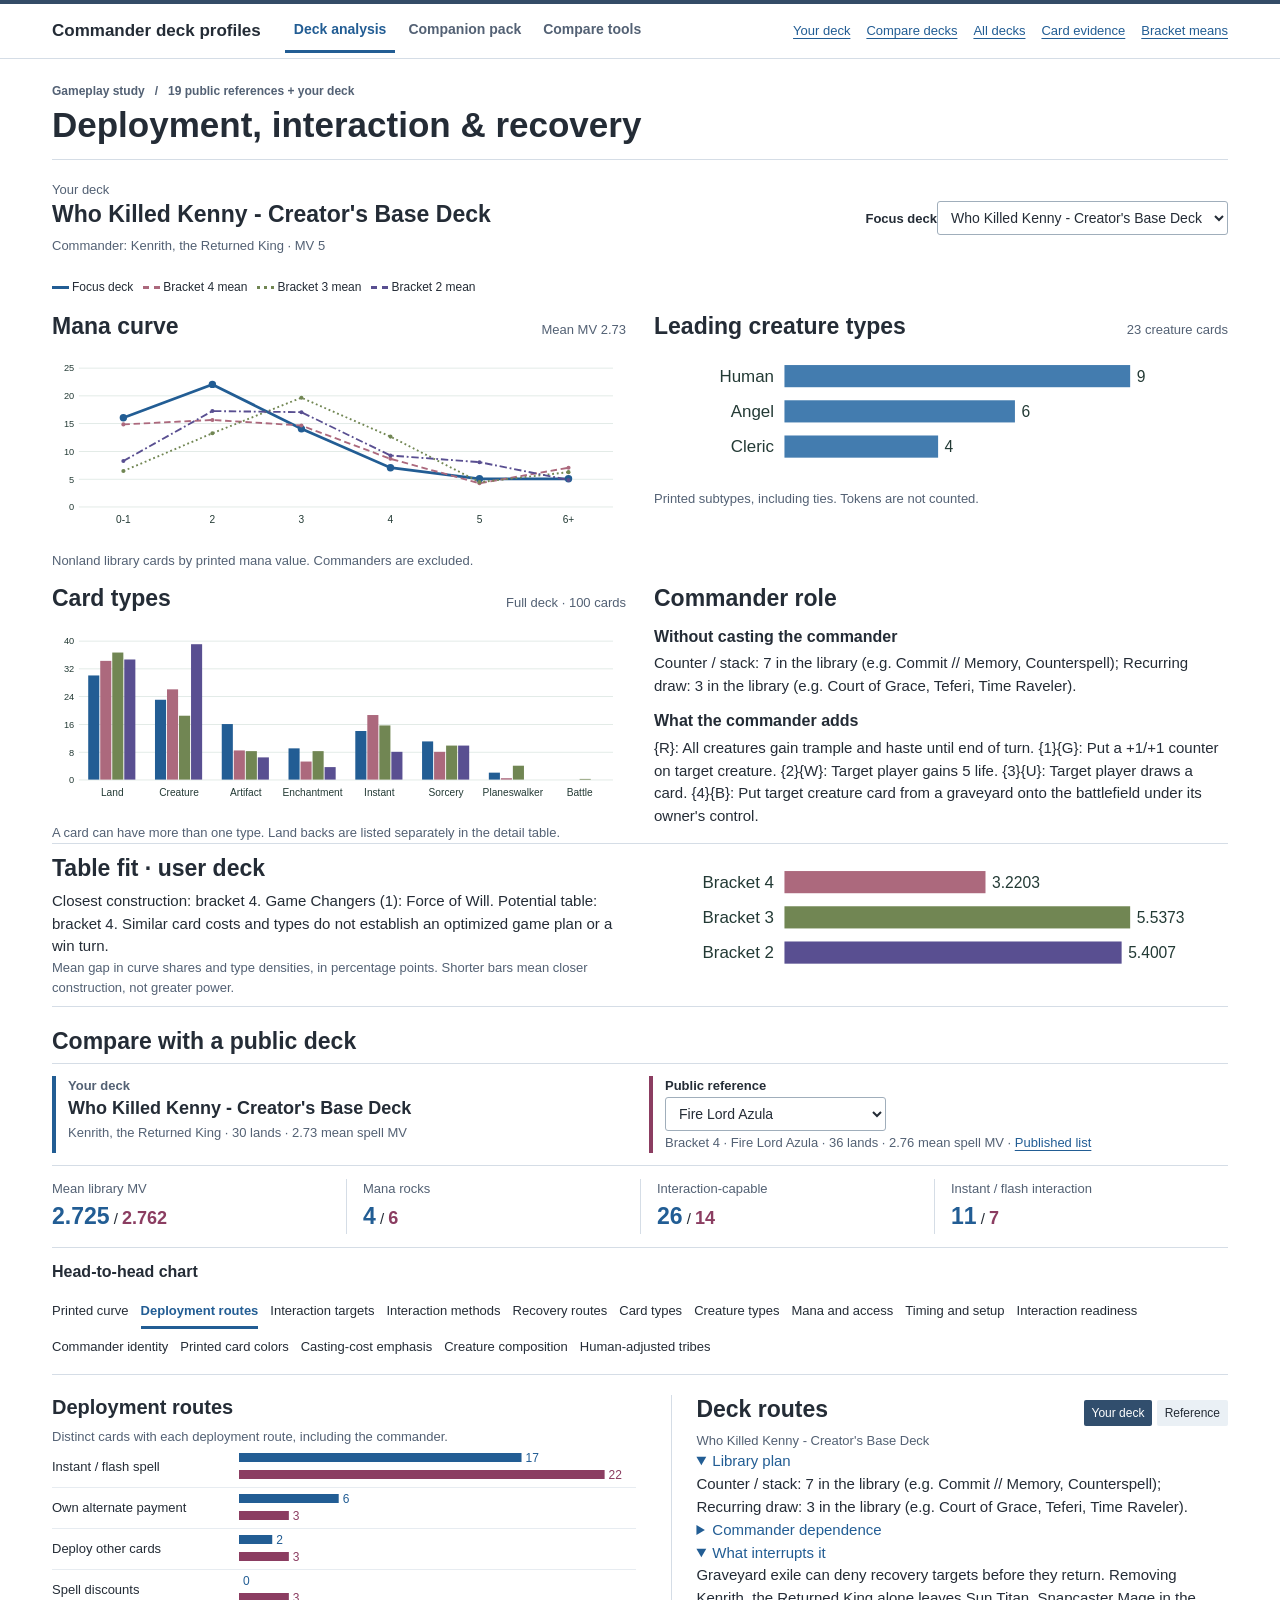
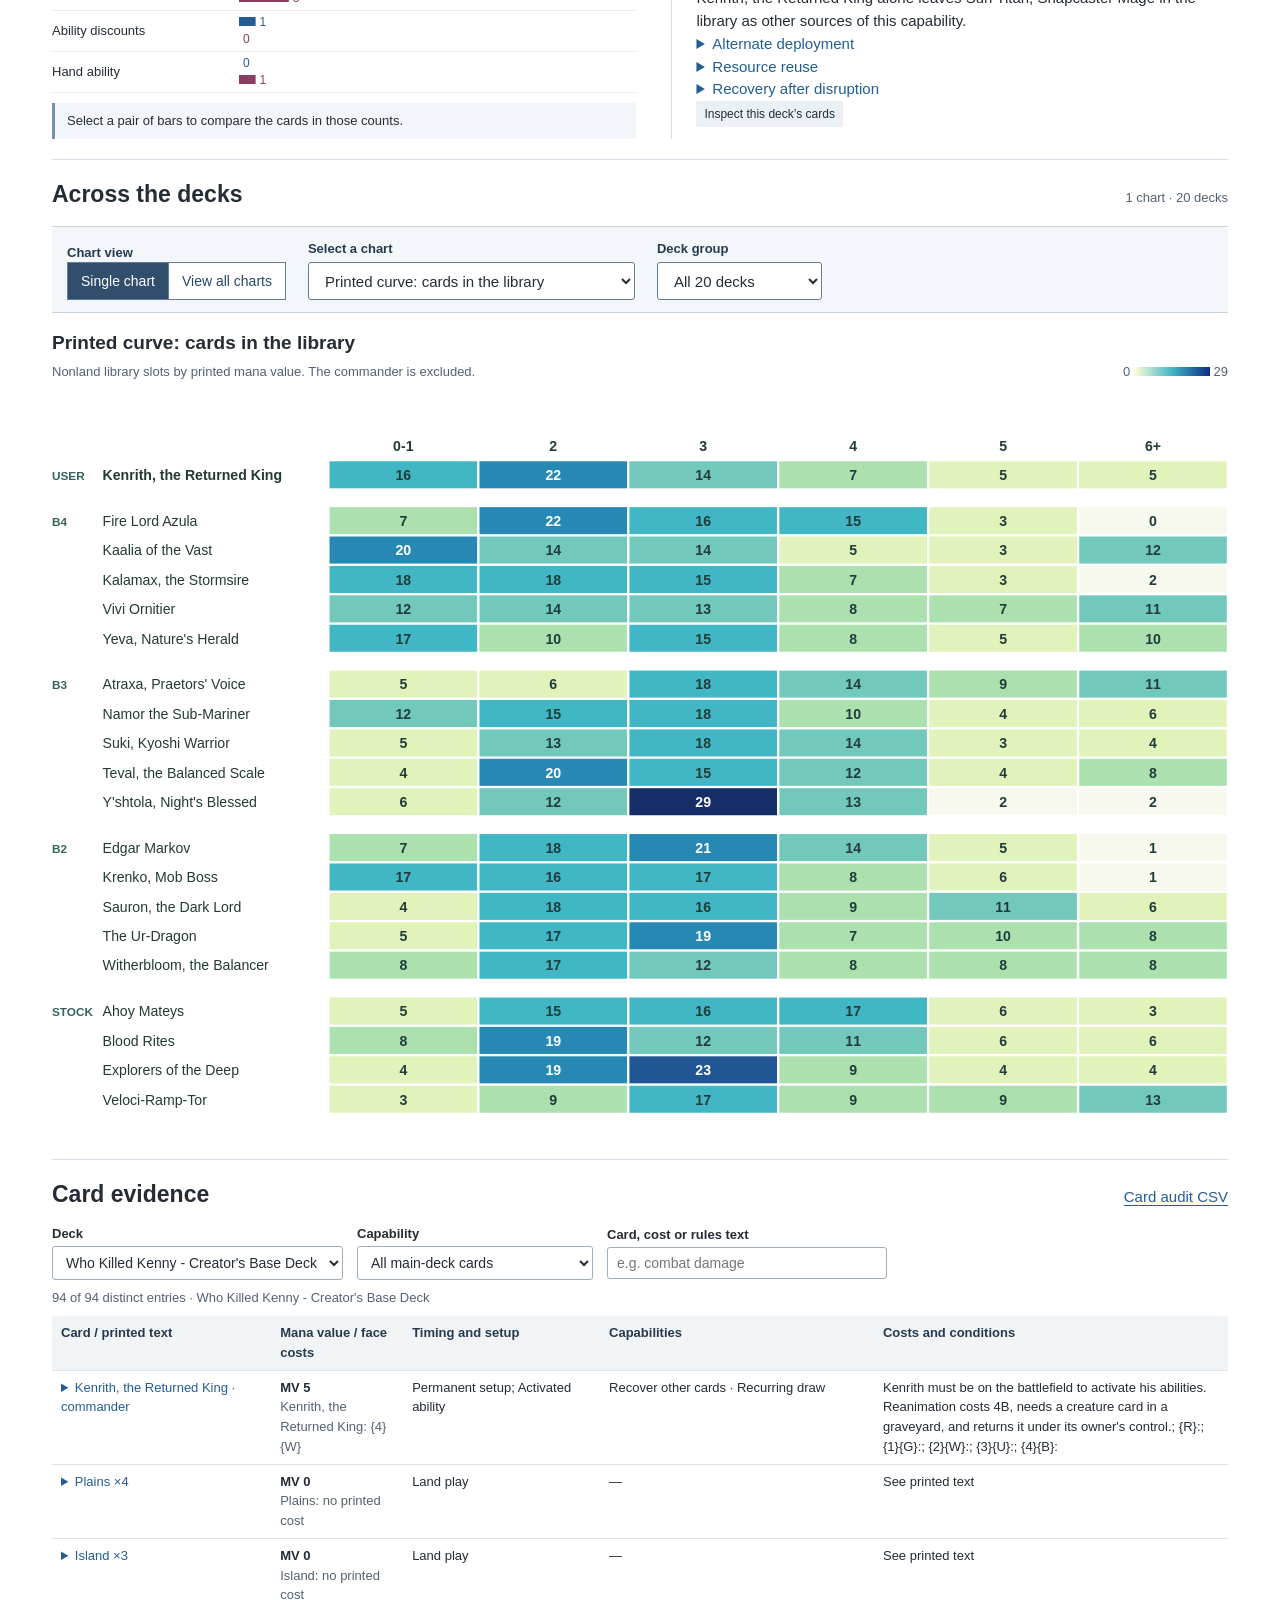
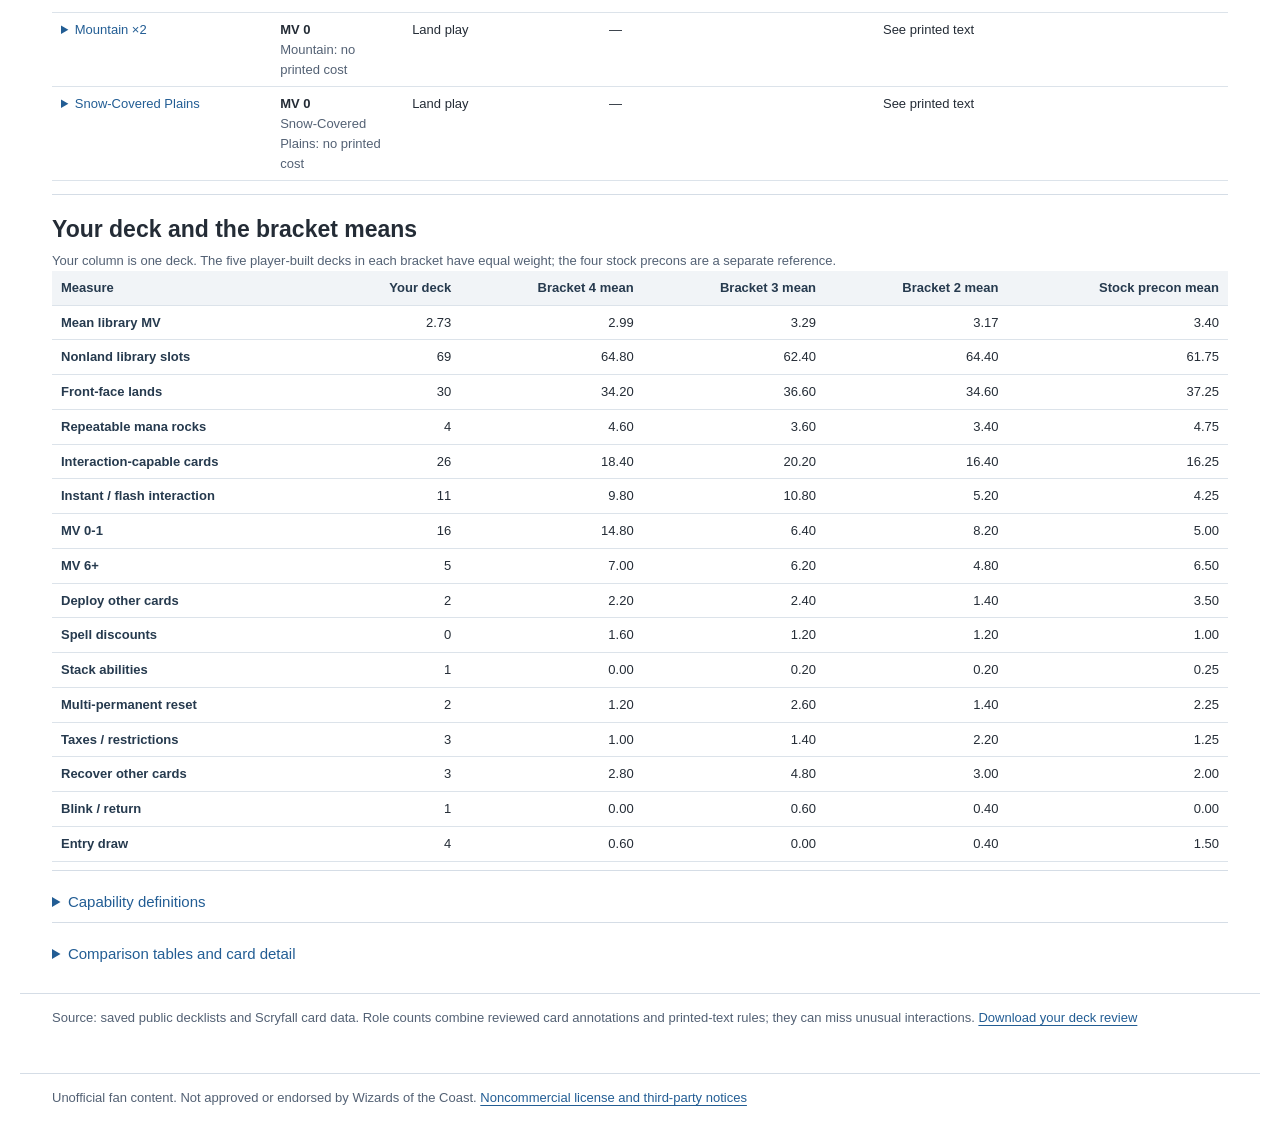
<file: index.html>
<!doctype html>
<html lang="en">
<head>
  <meta charset="utf-8">
  <meta name="viewport" content="width=device-width, initial-scale=1">
  <title>The Archmage's Companion | Commander deck profiles</title>
  <script>location.replace('dashboards/python/gameplay.html' + location.search + location.hash);</script>
</head>
<body><a href="dashboards/python/gameplay.html">Open the Commander deck dashboard</a></body>
</html>
</file>
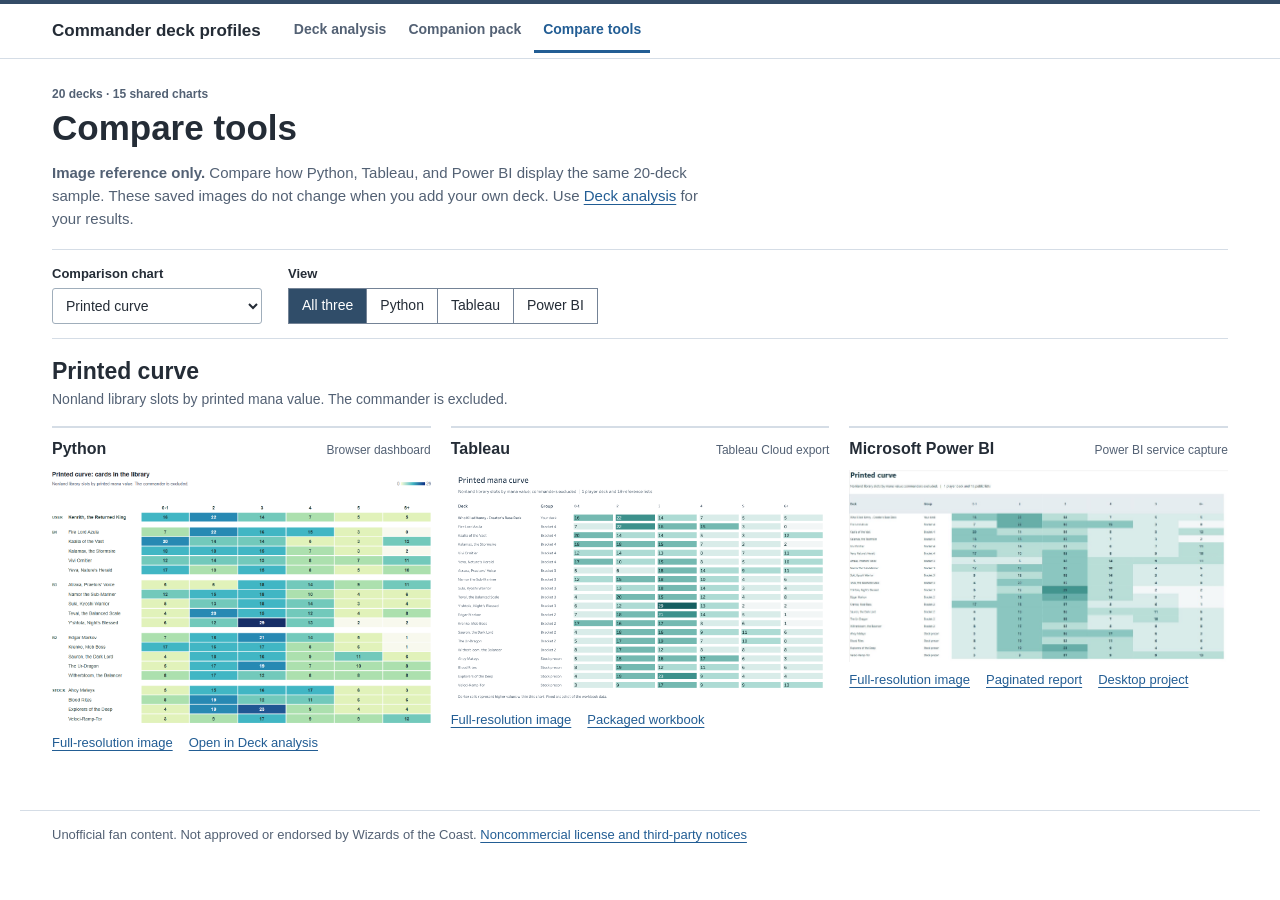
<file: dashboards/comparison/index.html>
<!doctype html>
<html lang="en"><head><meta charset="utf-8"><meta name="viewport" content="width=device-width,initial-scale=1">
<title>Compare tools | Commander deck profiles</title></head>
<body><p><a href="../python/gameplay.html#compare-tools">Open the dashboard comparison</a></p>
<script>
const tool=location.hash.slice(1);
const target=['python','tableau','power-bi'].includes(tool)?'#compare-tools/'+tool+'/printed-curve':'#compare-tools';
location.replace('../python/gameplay.html'+target);
</script></body></html>
</file>
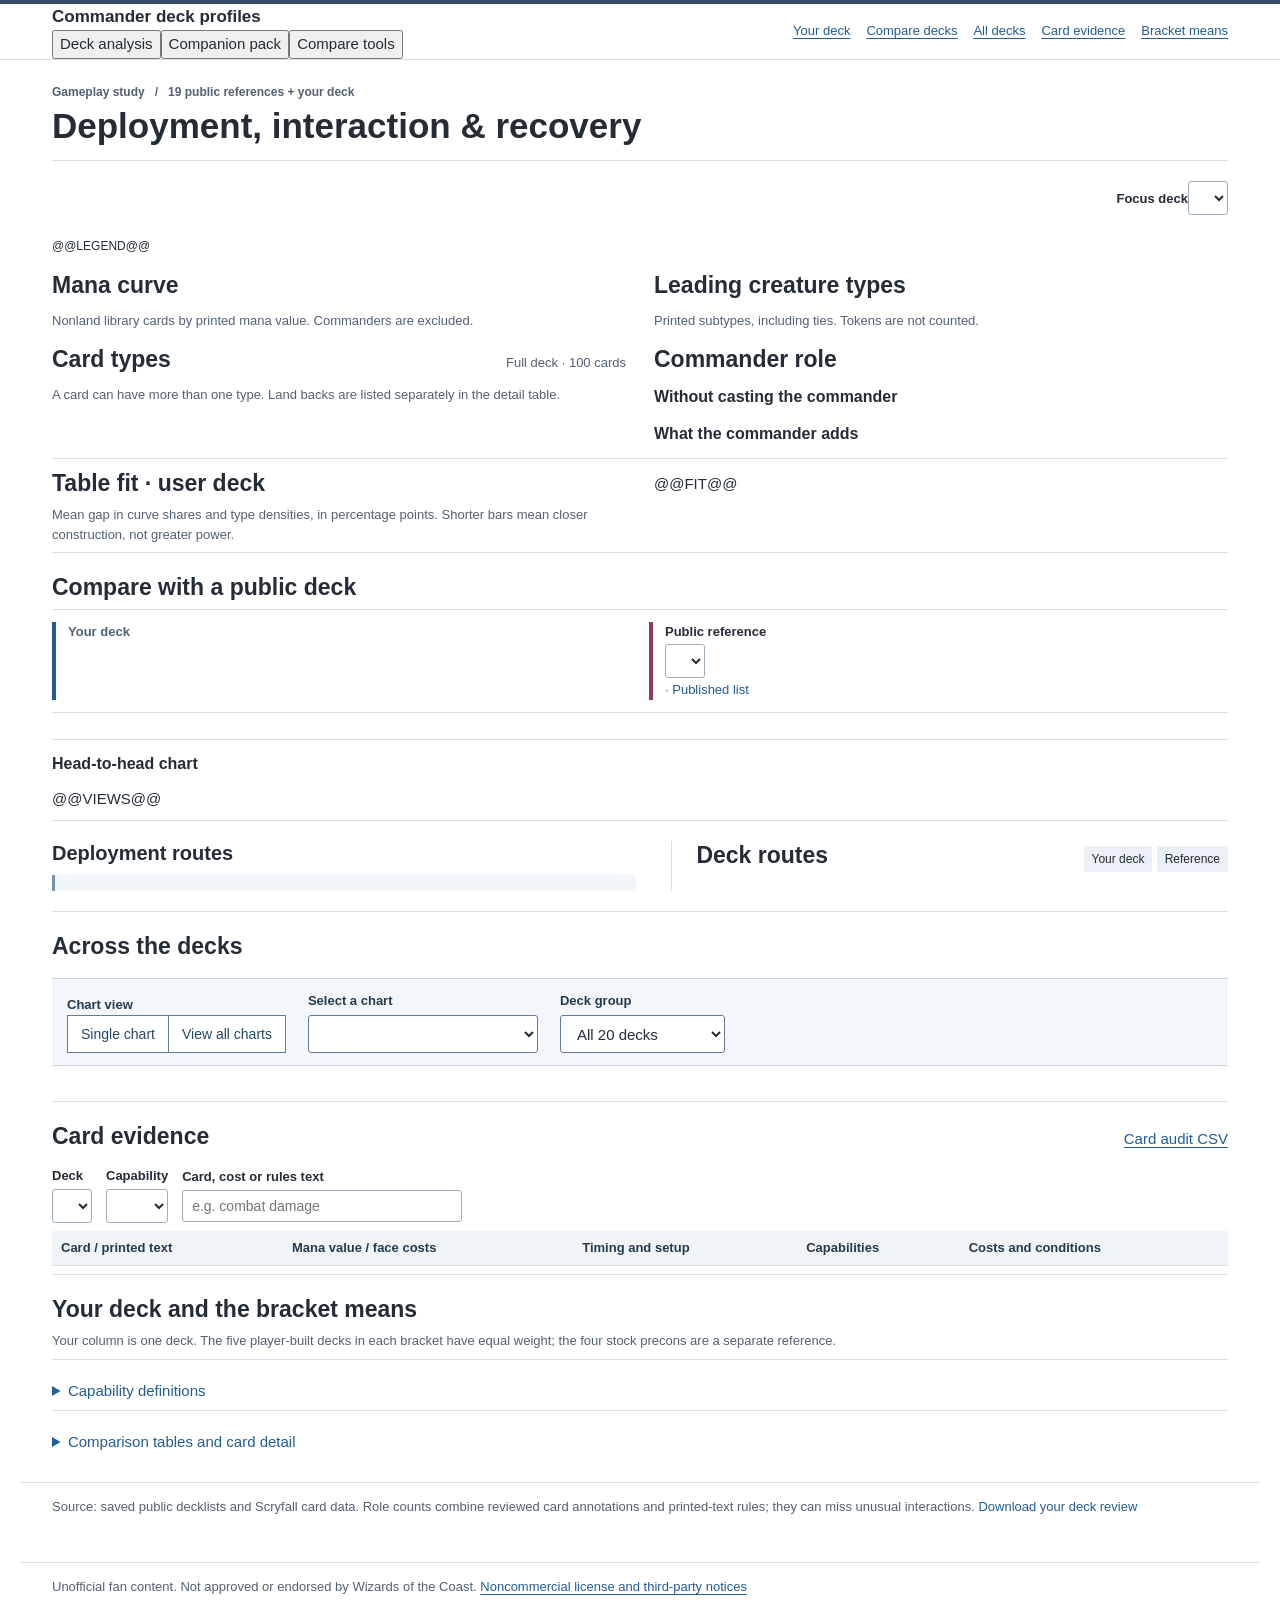
<file: dashboards/python/gameplay.template.html>
<!doctype html><html lang="en"><head><meta charset="utf-8"><meta name="viewport" content="width=device-width, initial-scale=1">
<title>Commander deck profiles</title>
<style>
:root{color-scheme:light;--ink:#242c36;--mute:#536174;--line:#d5dde6;--blue:#225d94;--berry:#8b3d61;--pale:#f2f6fa}*{box-sizing:border-box}html{scroll-behavior:auto}body{margin:0;color:var(--ink);background:#fff;font:15px/1.52 Arial,Helvetica,sans-serif}main,footer,.mast{width:min(1240px,100%);margin:auto;padding:0 32px}header{border-top:4px solid #344c67;border-bottom:1px solid var(--line)}.mast{min-height:54px;display:flex;align-items:center;justify-content:space-between;gap:18px}.mast b{font-size:17px}.mast a,summary,a{color:var(--blue);text-underline-offset:3px}.mast nav{display:flex;flex-wrap:wrap;gap:16px;font-size:13px}h1,h2,h3,h4,p,figure{margin:0}h1{font-size:35px;line-height:1.15;margin:5px 0 14px}h2{font-size:23px;line-height:1.22;margin-bottom:8px}h3{font-size:16px;margin:12px 0 3px}.meta,.sub,figcaption,small,.deckline,.stat{color:var(--mute);font-size:13px}.kicker,.eyebrow{font-weight:bold;font-size:12px;color:#536174}.opening{padding:23px 0 0}.pair-head{display:grid;grid-template-columns:1fr 1fr;border-bottom:1px solid var(--line);border-top:1px solid var(--line);gap:18px;padding:12px 0}.pair-head>div{padding:0 12px;border-left:4px solid var(--blue)}.pair-head>div+div{border-color:var(--berry)}label,.pair-head small{display:block;font-size:13px;font-weight:600}.pair-head strong{font-size:18px;display:block}.pair-head select{margin:2px 0}.deckline a{white-space:nowrap}select,input{font:14px Arial;padding:7px 9px;color:var(--ink);background:#fff;border:1px solid #a0aebb;border-radius:3px;max-width:100%}button{font:inherit;color:inherit;cursor:pointer}.band{display:grid;grid-template-columns:repeat(4,minmax(0,1fr));border-bottom:1px solid var(--line);padding:13px 0}.band>div+div{border-left:1px solid var(--line);padding-left:16px}.band small{display:block}.band strong{font-size:23px;color:var(--blue);font-variant-numeric:tabular-nums}.band em{font:600 18px Arial;color:var(--berry)}.tabs,.controls,.legend,.intro,.head,.sectionhead{display:flex;align-items:center;gap:8px 14px;flex-wrap:wrap}.tabs{padding:9px 0;border-bottom:1px solid var(--line);gap:3px 12px}.tabs button{background:none;border:0;border-bottom:3px solid transparent;padding:5px 0;font-size:13px}.tabs button[aria-pressed=true]{border-color:var(--blue);color:var(--blue);font-weight:bold}section,figure{min-width:0}.reading{display:grid;grid-template-columns:minmax(0,1.05fr) minmax(0,1fr);gap:35px;padding:20px 0}.reading article{border-left:1px solid var(--line);padding-left:24px}.sectionhead,.head,.intro{justify-content:space-between}.pairrow{display:grid;grid-template-columns:minmax(90px,32%) minmax(0,1fr);align-items:center;width:100%;text-align:left;background:white;border:0;border-bottom:1px solid #e7ecf1;font-size:13px;padding:3px 0}.pairrow:hover,.pairrow:focus-visible{background:var(--pale)}.pairrow svg{width:100%;height:34px}.pairtxt,.spread,.fit{display:grid;grid-template-columns:minmax(0,1fr) minmax(0,1fr);gap:14px 28px}.pairtxt p{overflow-wrap:anywhere}.evidence{border-left:3px solid #7892ad;background:var(--pale);padding:8px 12px;margin-top:10px;font-size:13px}.evidence button{float:right;background:none;border:0}.legend{font-size:12px;padding:6px 0;gap:10px}.legend i{display:inline-block;vertical-align:middle;width:17px;margin-right:3px;border-top:3px solid var(--blue)}.legend .s1{border-color:#ac697d;border-top-style:dashed}.legend .s2{border-color:#718653;border-top-style:dotted}.legend .s3{border-color:#594f91;border-top-style:dashed}.sectionline,.chapter,.intro,.lower,#tables{border-top:1px solid var(--line);padding:20px 0 8px}.matrix,.scroll{overflow:auto}.matrix svg,.chart svg{display:block;width:100%;height:auto}.matrix [role=button],.chart [role=button]{cursor:pointer}.matrix [role=button]:hover rect,.matrix [role=button]:focus rect{stroke:#863d62;stroke-width:3}.key{float:right;white-space:nowrap}.key i{display:inline-block;width:76px;height:9px;background:linear-gradient(90deg,#ffffd9,#41b6c4,#0c2c84)}.scroll table{width:100%;border-collapse:collapse;font-size:13px}th,td{text-align:left;vertical-align:top;padding:7px 9px;border-bottom:1px solid #dce3ea}th{color:#263a4e;background:#f1f4f7}th small{display:block;font-weight:400}.audit{max-height:470px;margin-top:8px}.audit th{position:sticky;top:0;z-index:1}.audit td{min-width:110px}.audit td:first-child{min-width:210px}.oracle{white-space:pre-line;min-width:220px;max-width:490px;padding:7px 0}.audit details summary,summary{cursor:pointer}.controls label{display:grid;gap:3px}.controls input{width:280px}.fit,.spread{padding-top:10px}.spread>*,.fit>*{min-width:0}.chart{margin:4px 0}.role p,.panel{margin-bottom:12px}.routegrid{display:grid;grid-template-columns:140px 1fr;gap:7px 14px;font-size:14px}.routegrid dt{font-weight:650}.routegrid dd{margin:0}.controls,.intro,.panel,.details-tools{margin:8px 0}.brackettable td{text-align:right;font-variant-numeric:tabular-nums}.brackettable th:not(:first-child){text-align:right}.brackettable tbody th{background:white}.docs dt{font-weight:bold}.docs dd{margin:0 0 7px}.audit details{padding:0;border:0}footer{border-top:1px solid var(--line);padding-top:14px;padding-bottom:25px;color:var(--mute);font-size:13px;margin-top:20px}button:focus-visible,a:focus-visible,select:focus-visible,input:focus-visible,summary:focus-visible{outline:3px solid #6993b6}#pairTitle{font-size:20px}.shortnote{margin-bottom:8px}.sw{border:0;border-radius:2px;background:#eaf0f5;padding:4px 8px;font-size:12px}.sw[aria-pressed=true]{background:#314e6d;color:white}.sectionhead{align-items:baseline}#brief{cursor:pointer}.auditstatus{margin-top:6px}.chart [role=button]:focus{outline:2px solid #326284}@media(max-width:820px){main,footer,.mast{padding-left:16px;padding-right:16px}.mast{align-items:flex-start;flex-direction:column;gap:3px;padding-top:9px;padding-bottom:9px}.mast nav{gap:3px 13px}.reading,.spread,.fit{grid-template-columns:minmax(0,1fr);gap:14px}.reading article{padding:12px 0 0;border-left:0;border-top:1px solid var(--line)}h1{font-size:27px}.pair-head{gap:8px}.pair-head strong{font-size:15px}.band{grid-template-columns:repeat(2,minmax(0,1fr));gap:9px}.band>div:nth-child(3){border:0;padding-left:0}.tabs{gap:4px 12px}.routegrid{grid-template-columns:minmax(0,1fr);gap:2px}.routegrid dd{margin-bottom:7px}}@media(max-width:500px){.pair-head,.pairtxt{grid-template-columns:1fr}.pair-head select,.controls input{width:100%}.opening{padding-top:15px}.key{float:none;display:block}.controls label{width:100%}.mast b{font-size:15px}}
 .field-controls{background:#f3f6fa;border-block:1px solid #cad5df;display:flex;flex-wrap:wrap;align-items:end;gap:12px 22px;padding:12px 15px;margin:10px 0 12px}.field-controls label{display:grid;gap:4px;color:#263a4e}.field-controls select{appearance:auto;min-width:165px;height:38px;border:1.5px solid #647d96;padding:5px 12px;font-size:15px}.field-controls #fieldView{min-width:230px}.viewmode{display:flex}.viewmode button{border:1px solid #637d95;background:white;color:#274969;padding:7px 13px;min-height:38px;font-size:14px}.viewmode button+button{border-left:0}.viewmode button[aria-pressed=true]{background:#314e6d;color:white}.field-jumps{display:flex;flex-wrap:wrap;gap:4px 15px;font-size:13px;margin:7px 0}.field-figure{margin:16px 0 24px;scroll-margin:12px}.field-figure+.field-figure{border-top:1px solid var(--line);padding-top:14px}.field-figure h3{font-size:19px;margin:0}.field-figure figcaption{margin:4px 0}.field-figure .evidence:empty{display:none}.field-jumps[hidden]{display:none}.field-figure .jump-back{font-size:12px}#fieldStatus{font-variant-numeric:tabular-nums}.field-figure .matrix [role=button]:focus-visible{outline:2px solid #91456a}@media(max-width:600px){.field-controls label,.field-controls select,.viewmode{width:100%}.viewmode button{flex:1}.field-controls #fieldView{min-width:0}}
@@PACKCSS@@
@@TOOLCSS@@
</style></head><body><header><div class="mast"><div class="mast-title"><b>Commander deck profiles</b><div class="surface-tabs" role="tablist" aria-label="Project views"><button type="button" role="tab" id="deckTab" aria-controls="deckPanel" aria-selected="true">Deck analysis</button><button type="button" role="tab" id="packTab" aria-controls="packPanel" aria-selected="false" tabindex="-1">Companion pack</button><button type="button" role="tab" id="toolsTab" aria-controls="toolsPanel" aria-selected="false" tabindex="-1">Compare tools</button></div></div><nav id="deckNav" aria-label="Deck analysis sections"><a href="#profile">Your deck</a><a href="#comparison">Compare decks</a><a href="#field">All decks</a><a href="#audit">Card evidence</a><a href="#cohorts">Bracket means</a></nav></div></header>
<div id="deckPanel" role="tabpanel" aria-labelledby="deckTab">
<main><div class="opening"><p class="kicker">Gameplay study &nbsp; / &nbsp; 19 public references + your deck</p><h1>Deployment, interaction &amp; recovery</h1></div>
<section aria-label="Deck profile">
<div id="profile" class="intro"><div><p id="groupLabel" class="meta"></p><h2 class="profile-title" id="name"></h2><p id="commander" class="sub"></p></div><label>Focus deck<select id="focus">@@OPTIONS@@</select></label></div>
<div class="legend">@@LEGEND@@</div>
<div class="spread"><figure id="curve"><div class="head"><h2>Mana curve</h2><span id="mv" class="stat"></span></div><div class="chart" id="curveChart"></div><figcaption>Nonland library cards by printed mana value. Commanders are excluded.</figcaption></figure>
<figure><div class="head"><h2>Leading creature types</h2><span id="creatures" class="stat"></span></div><div class="chart" id="tribeChart"></div><figcaption>Printed subtypes, including ties. Tokens are not counted.</figcaption></figure>
<figure id="types"><div class="head"><h2>Card types</h2><span class="stat">Full deck · 100 cards</span></div><div class="chart" id="typeChart"></div><figcaption>A card can have more than one type. Land backs are listed separately in the detail table.</figcaption></figure>
<section class="role"><h2>Commander role</h2><h3>Without casting the commander</h3><p id="without"></p><h3>What the commander adds</h3><p id="adds"></p><div id="evidence" class="evidence" hidden><button title="Close card list" aria-label="Close card list">×</button><b id="metric"></b><p id="cards"></p></div></section></div>
<section class="lower fit" id="fit"><div><h2>Table fit · user deck</h2><p id="seat"></p><p class="sub">Mean gap in curve shares and type densities, in percentage points. Shorter bars mean closer construction, not greater power.</p></div><div class="chart">@@FIT@@</div></section>
</section>
<section id="comparison" class="sectionline"><h2>Compare with a public deck</h2>
<div class="pair-head"><div><small>Your deck</small><strong id="playerName"></strong><p class="deckline" id="userStats"></p></div><div><label for="opponent">Public reference</label><select id="opponent"></select><p class="deckline"><span id="refStats"></span> · <a id="refSource">Published list</a></p></div></div>
<div class="band" id="headline"></div><h3 id="pairControlsTitle">Head-to-head chart</h3><div class="tabs" id="views" role="group" aria-labelledby="pairControlsTitle">@@VIEWS@@</div>
<div class="reading"><figure><h2 id="pairTitle">Deployment routes</h2><p class="sub" id="matrixNote"></p><div id="pairChart" class="pairchart"></div>
<div id="pairDetail" class="evidence" aria-live="polite"></div>
</figure><article><div class="sectionhead"><h2>Deck routes</h2><span><button type="button" id="ownRead" class="sw">Your deck</button> <button type="button" id="refRead" class="sw">Reference</button></span></div><p id="readingName" class="sub"></p><div id="readout"></div></article></div>
<section id="field" class="sectionline" aria-labelledby="fieldTitle"><div class="sectionhead"><h2 id="fieldTitle">Across the decks</h2><span class="sub" id="fieldStatus" role="status"></span></div>
<div class="field-controls"><div><label>Chart view</label><div class="viewmode" role="group" aria-label="Chart view"><button type="button" id="singleMode">Single chart</button><button type="button" id="allMode">View all charts</button></div></div><label for="fieldView">Select a chart<select id="fieldView"></select></label><label for="fieldGroup">Deck group<select id="fieldGroup"><option value="">All 20 decks</option><option>Bracket 4</option><option>Bracket 3</option><option>Bracket 2</option><option>Stock precon</option></select></label></div>
<nav class="field-jumps" id="fieldJumps" aria-label="Jump to chart"></nav><div id="fieldPlots"></div></section></section>
<section id="audit" class="chapter"><div class="sectionhead"><h2>Card evidence</h2><a href="../../results/strategy_card_evidence.csv">Card audit CSV</a></div><div class="controls"><label>Deck<select id="auditDeck">@@OPTIONS@@</select></label><label>Capability<select id="auditRole"></select></label><label>Card, cost or rules text<input type="search" id="query" placeholder="e.g. combat damage"></label></div><p id="auditStatus" class="sub auditstatus" role="status"></p><div class="scroll audit"><table><thead><tr><th>Card / printed text</th><th>Mana value / face costs</th><th>Timing and setup</th><th>Capabilities</th><th>Costs and conditions</th></tr></thead><tbody id="auditBody"></tbody></table></div></section>
<section id="cohorts" class="chapter"><h2>Your deck and the bracket means</h2><p class="sub">Your column is one deck. The five player-built decks in each bracket have equal weight; the four stock precons are a separate reference.</p><div class="scroll brackettable" id="cohortTable"></div></section>
<details id="definitions" class="chapter"><summary>Capability definitions</summary><dl class="docs" id="defs"></dl></details><details id="tables"><summary>Comparison tables and card detail</summary><label>Reference group <select id="tableGroup">@@GROUPS@@</select></label>@@TABLES@@</details></main>
<footer>Source: saved public decklists and Scryfall card data. Role counts combine reviewed card annotations and printed-text rules; they can miss unusual interactions. <a id="brief" download="commander-deck-review.md">Download your deck review</a></footer>
</div>
<div id="packPanel" role="tabpanel" aria-labelledby="packTab" hidden>@@PACKPANEL@@</div>
<main id="toolsPanel" role="tabpanel" aria-labelledby="toolsTab" hidden>
<div class="tools-heading"><p class="kicker">20 decks &middot; 15 shared charts</p><h1>Compare tools</h1>
<p><strong>Image reference only.</strong> Compare how Python, Tableau, and Power BI display the same 20-deck sample. These saved images do not change when you add your own deck. Use <a href="#deck-analysis">Deck analysis</a> for your results.</p></div>
<div class="tool-controls"><label for="toolsChart">Comparison chart<select id="toolsChart"></select></label>
<div><span class="tools-label" id="toolsMode">View</span><div class="tool-modes" role="group" aria-labelledby="toolsMode">
<button type="button" data-tool="all" aria-pressed="true">All three</button><button type="button" data-tool="python" aria-pressed="false">Python</button><button type="button" data-tool="tableau" aria-pressed="false">Tableau</button><button type="button" data-tool="power-bi" aria-pressed="false">Power BI</button>
</div></div><label id="toolZoomLabel" for="toolZoom" hidden>Chart size<select id="toolZoom"><option value="fit">Fit width</option><option value="double">200%</option><option value="original">Original pixels</option></select></label></div>
<div class="tools-context"><h2 id="toolsTitle"></h2><p id="toolsUnit"></p></div>
<div id="toolGallery" class="tool-gallery"></div>
<noscript>JavaScript is required for chart selection.</noscript>
</main>
<footer>Unofficial fan content. Not approved or endorsed by Wizards of the Coast. <a href="../../LICENSE.md">Noncommercial license and third-party notices</a></footer>
<script type="application/json" id="payload">@@DATA@@</script><script>
const data=JSON.parse(document.querySelector('#payload').textContent),el=id=>document.getElementById(id);
function show(){const d=data.decks[el('focus').value];el('groupLabel').textContent=d.group;el('name').textContent=d.name;el('commander').textContent='Commander: '+d.commander+' · MV '+d.commander_mv;el('mv').textContent='Mean MV '+Number(d.mean_mv).toFixed(2);el('creatures').textContent=d.Creature+' creature cards';el('without').textContent=d.without_commander;el('adds').textContent=d.commander_adds;el('seat').textContent=data.seat;el('evidence').hidden=true;
for(const [id,key] of [['curveChart','Mana curve'],['typeChart','Card types'],['tribeChart','Leading tribes']]){el(id).innerHTML=d.charts[key];el(id).querySelectorAll('[data-metric]').forEach(mark=>{const inspect=()=>{const title=mark.dataset.metric;el('metric').textContent=d.commander+' · '+title;el('cards').textContent=(d.evidence[key+'|'+title]||[]).join(', ')||'No cards in this category.';el('evidence').hidden=false;el('evidence').scrollIntoView({block:'nearest'});};mark.onclick=inspect;mark.onkeydown=e=>{if(e.key==='Enter'||e.key===' '){e.preventDefault();inspect();}};});}}

const player=Object.values(data.decks).find(d=>d.group==='Your deck'),refs=Object.values(data.decks).filter(d=>d.group!=='Your deck');
const stats=d=>d.commander+' · '+d.Land+' lands · '+Number(d.mean_mv).toFixed(2)+' mean spell MV';
el('playerName').textContent=player.name;el('userStats').textContent=stats(player);
for(const group of ['Bracket 4','Bracket 3','Bracket 2','Stock precon']){const g=document.createElement('optgroup');g.label=group;for(const d of refs.filter(d=>d.group===group))g.append(new Option(d.name,d.name));el('opponent').append(g);}
let activeView='Deployment routes';
const ns='http://www.w3.org/2000/svg';
function barElement(tag,attrs){const elem=document.createElementNS(ns,tag);for(const [k,v] of Object.entries(attrs))elem.setAttribute(k,v);return elem;}
function pairView(){const ref=data.decks[el('opponent').value],m=data.matrices[activeView],own=m.rows.filter(r=>r.deck===player.name),other=m.rows.filter(r=>r.deck===ref.name);
el('refStats').textContent=ref.group+' · '+stats(ref);el('refSource').href=ref.source;el('pairChart').replaceChildren();
const peak=Math.max(1,...own.concat(other).map(r=>Number(r.count)));
function details(a,b){const heading=document.createElement('b');heading.textContent=a.category+(data.defs[a.category]?' · '+data.defs[a.category]:'');const cols=document.createElement('div');cols.className='pairtxt';for(const r of [a,b]){const p=document.createElement('p'),name=document.createElement('strong');name.textContent=r.deck+' ('+(r.display??r.count)+'): ';p.append(name,document.createTextNode(r.cards||'None counted.'));const audit=tag('button','Card evidence','sw');audit.onclick=()=>auditTo(r.deck,'',r.cards);p.append(document.createElement('br'),audit);cols.append(p);}el('pairDetail').replaceChildren(heading,cols);}
for(const a of own){const b=other.find(r=>r.category===a.category);const row=document.createElement('button');row.className='pairrow';row.type='button';row.setAttribute('aria-label',a.category+': your deck '+a.count+', reference '+b.count);const title=document.createElement('span');title.textContent=a.category;const s=barElement('svg',{'aria-hidden':'true',width:'100%',height:34});for(const [r,i,color] of [[a,0,'#225d94'],[b,1,'#8b3d61']]){const w=92*Number(r.count)/peak;const rect=barElement('rect',{x:0,y:3+17*i,height:9,width:w+'%',fill:color});const t=barElement('text',{x:w+'%',dx:4,y:12+17*i,'font-size':12,fill:color});t.textContent=activeView==="Casting-cost emphasis"?(r.count===""?"N/A":r.count+"%"):r.count;s.append(rect,t);}row.append(title,s);row.onclick=()=>details(a,b);el('pairChart').append(row);}
el('pairDetail').textContent='Select a pair of bars to compare the cards in those counts.';}
function changeView(v){activeView=v;for(const b of el('views').children)b.setAttribute('aria-pressed',b.textContent===v);el('matrixNote').textContent=data.matrices[v].note;pairView();el('pairTitle').textContent=v;}

for(const b of el('views').children)b.onclick=()=>changeView(b.textContent);el('opponent').onchange=()=>{pairView();updateReview();};changeView(activeView);
const brief=['# '+player.name,'Commander: '+player.commander,'',data.seat,'','## Decklist',...player.list,'','## Gameplay evidence'];
for(const [view,m] of Object.entries(data.matrices)){brief.push('','### '+view,m.note,...m.rows.filter(r=>r.deck===player.name).map(r=>'- '+r.category+': '+r.count+(r.cards?' | '+r.cards:'')));}
el('brief').href=URL.createObjectURL(new Blob([brief.join('\n')],{type:'text/markdown'}));
el('focus').onchange=show;el('evidence').querySelector('button').onclick=()=>el('evidence').hidden=true;
function filterTables(){document.querySelectorAll('.panel:not(#v4) tbody tr').forEach(r=>r.hidden=!(el('tableGroup').value==='All references'||r.dataset.group==='Your deck'||r.dataset.group===el('tableGroup').value));}el('tableGroup').onchange=filterTables;filterTables();show();
</script><script>@@DETAILSCRIPT@@</script><script>@@FIELDSCRIPT@@</script><script>
@@TOOLSCRIPT@@
(() => {
  const tabs = [el('deckTab'), el('packTab'), el('toolsTab')], hashes = ['#deck-analysis', '#companion-pack', '#compare-tools'];
  function displayTab() {
    const current = Math.max(0, hashes.indexOf(location.hash.split('/')[0]));
    const wasDeck = !el('deckPanel').hidden;
    el('deckNav').hidden = current !== 0;
    tabs.forEach((tab, i) => {
      const active = i === current;
      el(tab.getAttribute('aria-controls')).hidden = !active;
      tab.setAttribute('aria-selected', String(active));
      tab.tabIndex = active ? 0 : -1;
    });
    if (current === 2) renderToolComparison();
    const chart = fieldOptions.find(o => '#'+chartId(o.view) === location.hash);
    if (current === 0 && chart) {
      if (!wasDeck || !el(chartId(chart.view))) {
        if (!wasDeck) el('fieldGroup').value='';
        allField=false; singleView=chart.view; renderField();
      }
      el(chartId(chart.view)).scrollIntoView();
    } else if (!wasDeck && current === 0 && !hashes.includes(location.hash))
      document.getElementById(location.hash.slice(1))?.scrollIntoView();
  }
  tabs.forEach((tab, i) => {
    tab.onclick = () => { location.hash = hashes[i]; };
    tab.onkeydown = event => {
      const next = {ArrowLeft: (i+tabs.length-1)%tabs.length, ArrowRight: (i+1)%tabs.length, Home: 0, End: tabs.length-1}[event.key];
      if (next === undefined) return;
      event.preventDefault(); tabs[next].focus(); tabs[next].click();
    };
  });
  window.addEventListener('hashchange', displayTab);
  displayTab();
})();
</script></body></html>
</file>
